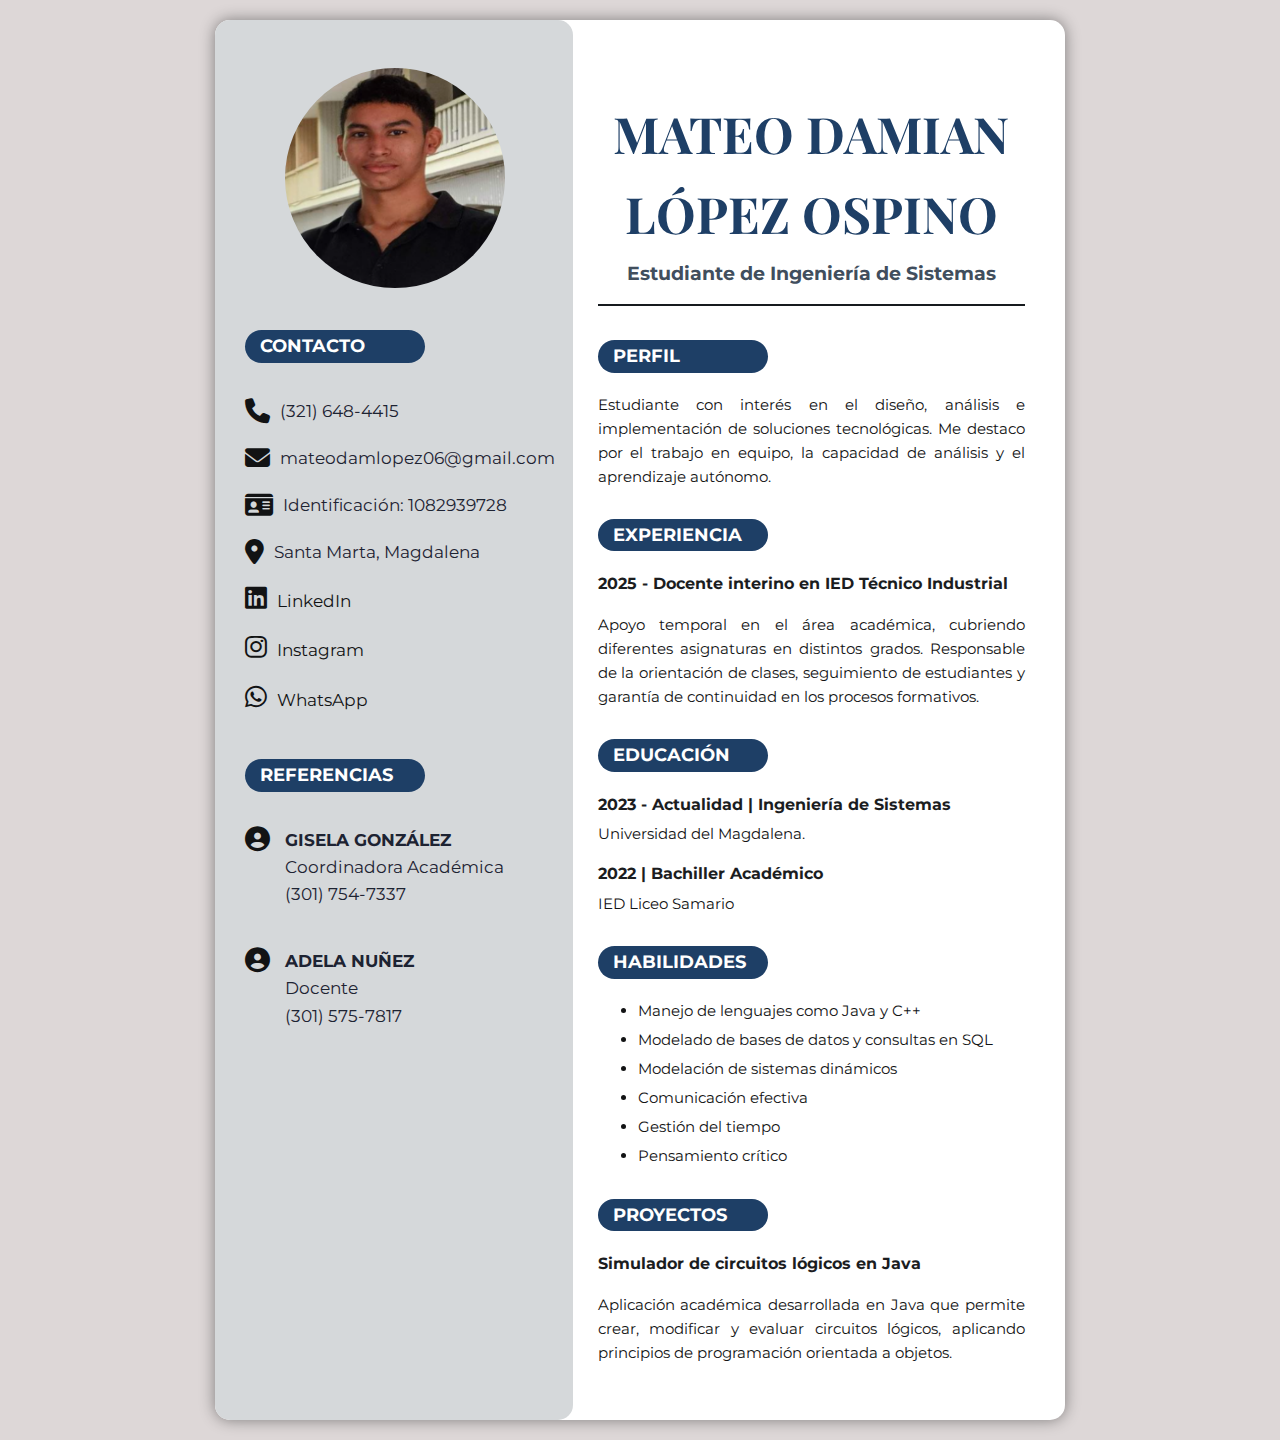
<file: themes/raditian-free-hugo-theme-data-science/static/cv/index.html>
<!DOCTYPE html>
<html lang="es">

<head>
    <meta charset="UTF-8">
    <meta name="viewport" content="width=device-width, initial-scale=1.0">
    <title>Hoja de Vida | Mateo López</title>
    <link rel="stylesheet" href="./css/styles.css">
    <link rel="stylesheet" href="https://cdnjs.cloudflare.com/ajax/libs/font-awesome/6.5.1/css/all.min.css">
    <link rel="preconnect" href="https://fonts.googleapis.com">
    <link rel="preconnect" href="https://fonts.gstatic.com" crossorigin>
    <link
        href="https://fonts.googleapis.com/css2?family=Playfair+Display:ital,wght@0,400..900;1,400..900&family=Montserrat:ital,wght@0,100..900;1,100..900&display=swap"
        rel="stylesheet">
</head>

<body>
    <main class="CV">
        <aside class="colum_izq">
            <figure class="foto_perfil">
                <img src="./img/MDFoto.png" alt="Foto de perfil.">
            </figure>

            <section class="contacto">
                <h2>CONTACTO</h2>
                <ul>
                    <li><i class="fas fa-phone"></i>(321) 648-4415</li>
                    <li><i class="fas fa-envelope"></i>mateodamlopez06@gmail.com</li>
                    <li><i class="fas fa-id-card"></i>Identificación: 1082939728</li>
                    <li><i class="fas fa-map-marker-alt"></i>Santa Marta, Magdalena</li>
                    <li><a href="https://www.linkedin.com/in/mateo-lopez-ospino-a606a5314" target="_blank"><i
                                class="fab fa-linkedin"></i>LinkedIn</a></li>
                    <li><a href="https://www.instagram.com/md_l0pez" target="_blank"><i
                                class="fab fa-instagram"></i>Instagram</a></li>
                    <li><a href="https://api.whatsapp.com/send/?phone=573216484415&text&type=phone_number&app_absent=0"
                            target="_blank"><i class="fab fa-whatsapp"></i>WhatsApp</a></li>
                </ul>
            </section>

            <section class="referencias">
                <h2>REFERENCIAS</h2>
                <ul>
                    <li>
                        <i class="fas fa-user-circle"></i>
                        <div>
                            <p class="referencia_nombre">GISELA GONZÁLEZ</p>
                            <p class="referencia_cargo">Coordinadora Académica</p>
                            <p class="referencia_telefono">(301) 754-7337</p>
                        </div>
                    </li>
                    <li>
                        <i class="fas fa-user-circle"></i>
                        <div>
                            <p class="referencia_nombre">ADELA NUÑEZ</p>
                            <p class="referencia_cargo">Docente</p>
                            <p class="referencia_telefono">(301) 575-7817</p>
                        </div>
                    </li>
                </ul>
            </section>
        </aside>

        <section class="colum_der">
            <header>
                <h1>MATEO DAMIAN LÓPEZ OSPINO</h1>
                <h3>Estudiante de Ingeniería de Sistemas</h3>
            </header>

            <section class="sobre_mi">
                <h2>PERFIL</h2>
                <p>Estudiante con interés en el diseño, análisis e implementación de soluciones tecnológicas. Me destaco
                    por el trabajo en equipo, la capacidad de análisis y el aprendizaje autónomo.
                </p>
            </section>

            <section class="experiencia">
                <h2>EXPERIENCIA</h2>
                <article class="item_exp">
                    <h3>2025 - Docente interino en IED Técnico Industrial</h3>
                    <p>Apoyo temporal en el área académica, cubriendo diferentes asignaturas en distintos grados.
                        Responsable de la orientación de clases, seguimiento de estudiantes y garantía de continuidad en
                        los procesos formativos.</p>
                </article>
            </section>

            <section class="educacion">
                <h2>EDUCACIÓN</h2>
                <article class="item_edu">
                    <h3>2023 - Actualidad | Ingeniería de Sistemas</h3>
                    <p>Universidad del Magdalena.</p>
                </article>
                <article class="item_edu">
                    <h3>2022 | Bachiller Académico</h3>
                    <p>IED Liceo Samario</p>
                </article>
            </section>

            <section class="habilidades">
                <h2>HABILIDADES</h2>
                <ul class="lista_hab">
                    <li>Manejo de lenguajes como Java y C++</li>
                    <li>Modelado de bases de datos y consultas en SQL</li>
                    <li>Modelación de sistemas dinámicos</li>
                    <li>Comunicación efectiva</li>
                    <li>Gestión del tiempo</li>
                    <li>Pensamiento crítico</li>
                </ul>
            </section>

            <section class="proyectos">
                <h2>PROYECTOS</h2>
                <h3>Simulador de circuitos lógicos en Java</h3>
                <p>Aplicación académica desarrollada en Java que permite crear, modificar y evaluar circuitos lógicos,
                    aplicando principios de programación orientada a objetos.</p>
            </section>
        </section>
    </main>
</body>

</html>
</file>
<file: themes/raditian-free-hugo-theme-data-science/static/cv/css/styles.css>
body {
    /*Reglas del body*/
    font-family: Arial, Helvetica, sans-serif;
    line-height: 1.6;
    margin: 0;
    padding: 0;
    background-color: #ddd7d7;
    display: flex;
    justify-content: center;
    align-items: center;
    min-height: 100vh;
}

.CV {
    /*Contenedor principal de la hoja de vida
      Define el layout de dos columnas*/
    display: flex;
    width: 850px;
    background-color: #ffffff;
    box-shadow: 0 0 15px rgba(0, 0, 0, 0.426);
    margin: 20px auto;
    border-radius: 15px;
}

.colum_izq {
    /*Columna izquierda (aside)*/
    font-size: 18px;
    background-color: #d5d8da;
    color: #1d2332;
    width: 35%;
    padding: 30px;
    border-radius: 15px;
}

.foto_perfil img {
    width: 220px;
    height: 220px;
    border-radius: 50%;
    /*Redondea los bordes de la imagen*/
}

.colum_izq h2 {
    font-size: 18px;
    font-family: 'Montserrat', sans-serif;
    text-align: left;
    color: #ffffff;
    display: block;
    gap: initial;
    background-color: #1e3f66;
    padding: 2px 25px 2px 15px;
    width: 140px;
    /*Ancho fijo para todos los h2 de la columna izquierda*/
    display: inline-block;
    margin-bottom: 15px;
    border-top-right-radius: 20px;
    border-bottom-right-radius: 20px;
    border-top-left-radius: 20px;
    border-bottom-left-radius: 20px;
}

.colum_izq ul {
    list-style: none;
    font-size: 17px;
    font-family: 'Montserrat', sans-serif;
    padding-left: 0px;
    margin: 0px;
    margin-bottom: 30px;
}

.colum_izq ul li {
    margin-top: 20px;
    margin-bottom: 10px;
    display: flex;
    align-items: center;
}

.colum_izq ul li i {
    font-size: 25px;
    margin-right: 10px;
    color: #121314;
}

.colum_izq .contacto a {
    text-decoration: none;
    color: #121314;
}

.colum_izq .referencias ul li {
    display: flex;
    flex-wrap: wrap;
    align-items: center;

    margin-bottom: 40px;
}

.colum_izq .referencias .referencia_nombre {
    font-weight: bold;
    margin: 0px;
    flex-basis: 100%;
}

.colum_izq .referencias .referencia_cargo,
.colum_izq .referencias .referencia_telefono {
    margin: 0px;
}

.colum_izq .referencias ul li i {
    font-size: 25px;
    margin-right: 15px;
    align-self: flex-start;
}

.colum_der {
    padding: 40px;
    padding-left: 25px;
    width: 65%;
}

.colum_der header h1 {
    text-align: center;
    font-family: 'Playfair Display', serif;
    font-size: 50px;
    margin-bottom: 0;
    color: #1e3f66;
}

.colum_der header h3 {
    text-align: center;
    margin-top: 5px;
    color: #414e5d;
    font-size: 19px;
    font-family: 'Montserrat', sans-serif;
    border-bottom: 2px solid #161a1e;
    padding-bottom: 15px;
}

.colum_der h2 {
    color: #ffffff;
    font-size: 18px;
    font-family: 'Montserrat', sans-serif;
    background-color: #1e3f66;
    padding: 2px 25px 2px 15px;
    width: 130px;
    display: inline-block;
    margin-bottom: 15px;
    border-top-right-radius: 20px;
    border-bottom-right-radius: 20px;
    border-top-left-radius: 20px;
    border-bottom-left-radius: 20px;
}

.colum_der h3 {
    text-align: justify;
    font-family: 'Montserrat', sans-serif;
    margin-top: 5px;
}

.colum_der p,
.colum_der ul li {
    text-align: justify;
    color: #121314;
    font-size: 15px;
    font-family: 'Montserrat', sans-serif;
    margin-top: 5px;
}

.colum_der .experiencia h3,
.colum_der .educacion h3,
.colum_der .proyectos h3 {
    color: #1b1d1f;
    font-size: 16px;
}

.colum_der .experiencia h4 {
    font-size: 14px;
    font-family: 'Montserrat', sans-serif;
    font-weight: 400;
    color: #5d6d7e;
}

.colum_der .item_edu h3 {
    margin-top: 5px;
    margin-bottom: 5px;
}

.colum_der .habilidades ul {
    margin-top: 0px;
}

/*-----Responsividad-----*/
@media (max-width: 768px) {

    /*Para dispositivos con ancho máximo de 768px*/
    .CV {
        flex-direction: column;
        /*Convierte el diseño de dos columnas en una sola*/
        width: 100%;
        margin: 0;
        /*Elimina márgenes para ocupar todo el ancho*/
        box-shadow: none;
    }

    .colum_izq {
        width: 100%;
        padding: 20px;
    }

    .colum_der {
        width: 100%;
        padding: 20px;
    }

    .colum_der header h1 {
        font-size: 2.5em;
    }

    .colum_der header h3 {
        font-size: 1em;
    }

    .colum_der h2 {
        font-size: 1.1em;
        width: auto;
        /*Para que el ancho del título se ajuste al contenido*/
        padding: 5px 15px;
        border-radius: 10px;
    }

    .colum_der p,
    .colum_der ul li {
        font-size: 0.9em;
    }
}
</file>
